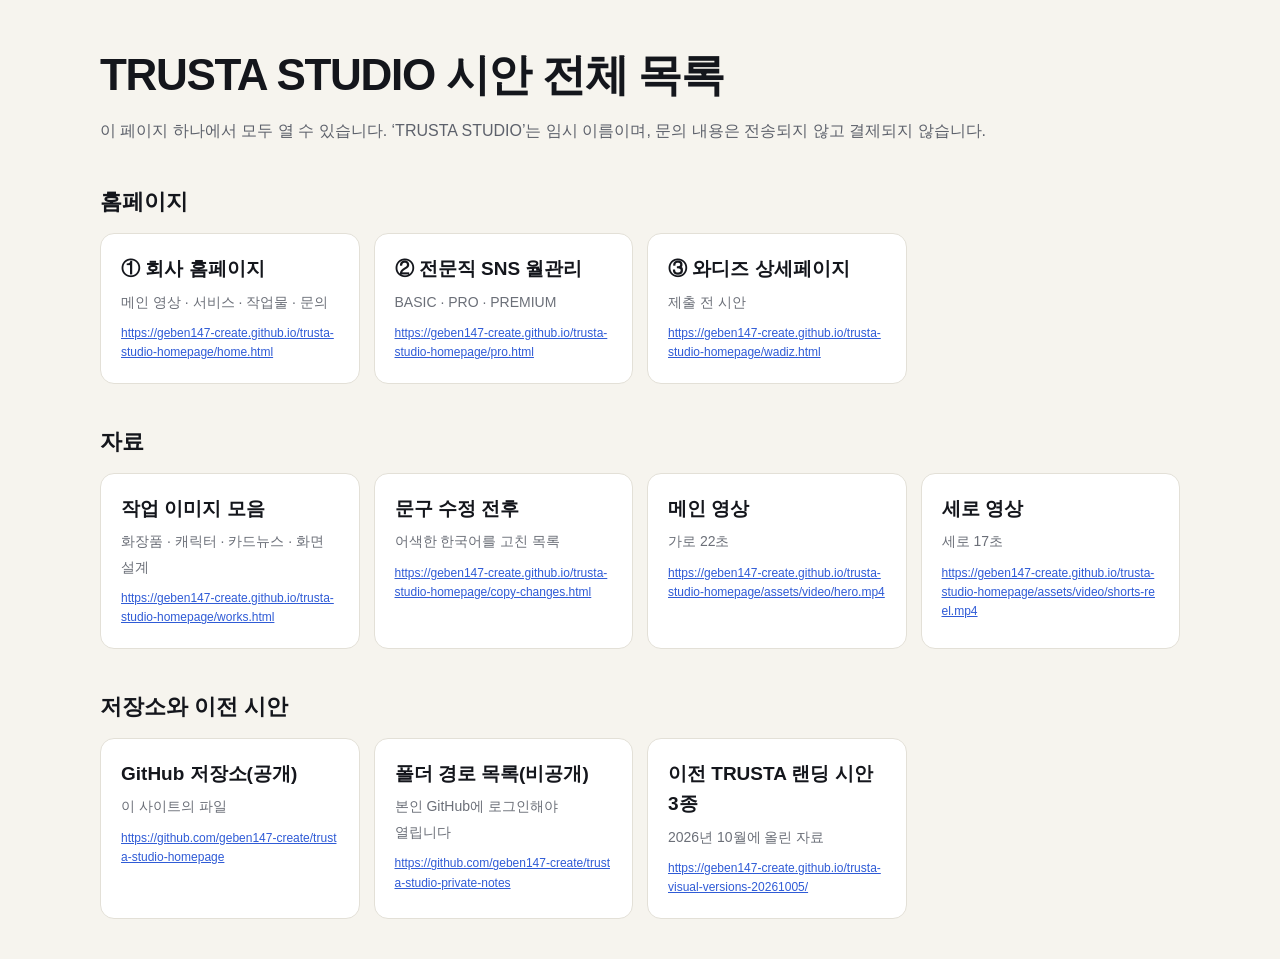
<file: index.html>
<!doctype html><html lang="ko"><head><meta charset="utf-8"><meta name="viewport" content="width=device-width,initial-scale=1"><meta name="robots" content="noindex,nofollow"><title>TRUSTA STUDIO 전체 목록</title><style>
*{box-sizing:border-box;margin:0;padding:0}body{font-family:Pretendard,"Noto Sans KR",sans-serif;background:#f6f4ee;color:#14161c;line-height:1.6;word-break:keep-all;padding:40px 16px}main{max-width:1080px;margin:0 auto}h1{font-size:clamp(28px,5vw,44px);letter-spacing:-.03em;margin-bottom:8px}h2{margin:40px 0 14px;font-size:22px}p{color:#5d616b}a{color:#2f5bd6}
.g{display:grid;grid-template-columns:repeat(auto-fill,minmax(250px,1fr));gap:14px}.c{background:#fff;border:1px solid #e3e0d7;border-radius:14px;padding:20px;text-decoration:none;color:inherit;display:block}.c b{display:block;font-size:19px;margin-bottom:4px}.c span{color:#6b6f78;font-size:14px}.c u{display:block;font-size:12px;color:#2f5bd6;margin-top:10px;word-break:break-all}.c img{width:100%;aspect-ratio:1;object-fit:contain;background:#eee;border-radius:8px}
table{width:100%;border-collapse:collapse;background:#fff;font-size:14px}td,th{border:1px solid #e3e0d7;padding:10px;vertical-align:top;text-align:left}</style></head><body><main><h1>TRUSTA STUDIO 시안 전체 목록</h1><p>이 페이지 하나에서 모두 열 수 있습니다. ‘TRUSTA STUDIO’는 임시 이름이며, 문의 내용은 전송되지 않고 결제되지 않습니다.</p><h2>홈페이지</h2><div class="g"><a class="c" href="home.html"><b>① 회사 홈페이지</b><span>메인 영상 · 서비스 · 작업물 · 문의</span><u>https://geben147-create.github.io/trusta-studio-homepage/home.html</u></a><a class="c" href="pro.html"><b>② 전문직 SNS 월관리</b><span>BASIC · PRO · PREMIUM</span><u>https://geben147-create.github.io/trusta-studio-homepage/pro.html</u></a><a class="c" href="wadiz.html"><b>③ 와디즈 상세페이지</b><span>제출 전 시안</span><u>https://geben147-create.github.io/trusta-studio-homepage/wadiz.html</u></a></div><h2>자료</h2><div class="g"><a class="c" href="works.html"><b>작업 이미지 모음</b><span>화장품 · 캐릭터 · 카드뉴스 · 화면 설계</span><u>https://geben147-create.github.io/trusta-studio-homepage/works.html</u></a><a class="c" href="copy-changes.html"><b>문구 수정 전후</b><span>어색한 한국어를 고친 목록</span><u>https://geben147-create.github.io/trusta-studio-homepage/copy-changes.html</u></a><a class="c" href="assets/video/hero.mp4"><b>메인 영상</b><span>가로 22초</span><u>https://geben147-create.github.io/trusta-studio-homepage/assets/video/hero.mp4</u></a><a class="c" href="assets/video/shorts-reel.mp4"><b>세로 영상</b><span>세로 17초</span><u>https://geben147-create.github.io/trusta-studio-homepage/assets/video/shorts-reel.mp4</u></a></div><h2>저장소와 이전 시안</h2><div class="g"><a class="c" href="https://github.com/geben147-create/trusta-studio-homepage"><b>GitHub 저장소(공개)</b><span>이 사이트의 파일</span><u>https://github.com/geben147-create/trusta-studio-homepage</u></a><a class="c" href="https://github.com/geben147-create/trusta-studio-private-notes"><b>폴더 경로 목록(비공개)</b><span>본인 GitHub에 로그인해야 열립니다</span><u>https://github.com/geben147-create/trusta-studio-private-notes</u></a><a class="c" href="https://geben147-create.github.io/trusta-visual-versions-20261005/"><b>이전 TRUSTA 랜딩 시안 3종</b><span>2026년 10월에 올린 자료</span><u>https://geben147-create.github.io/trusta-visual-versions-20261005/</u></a></div></main></body></html>
</file>
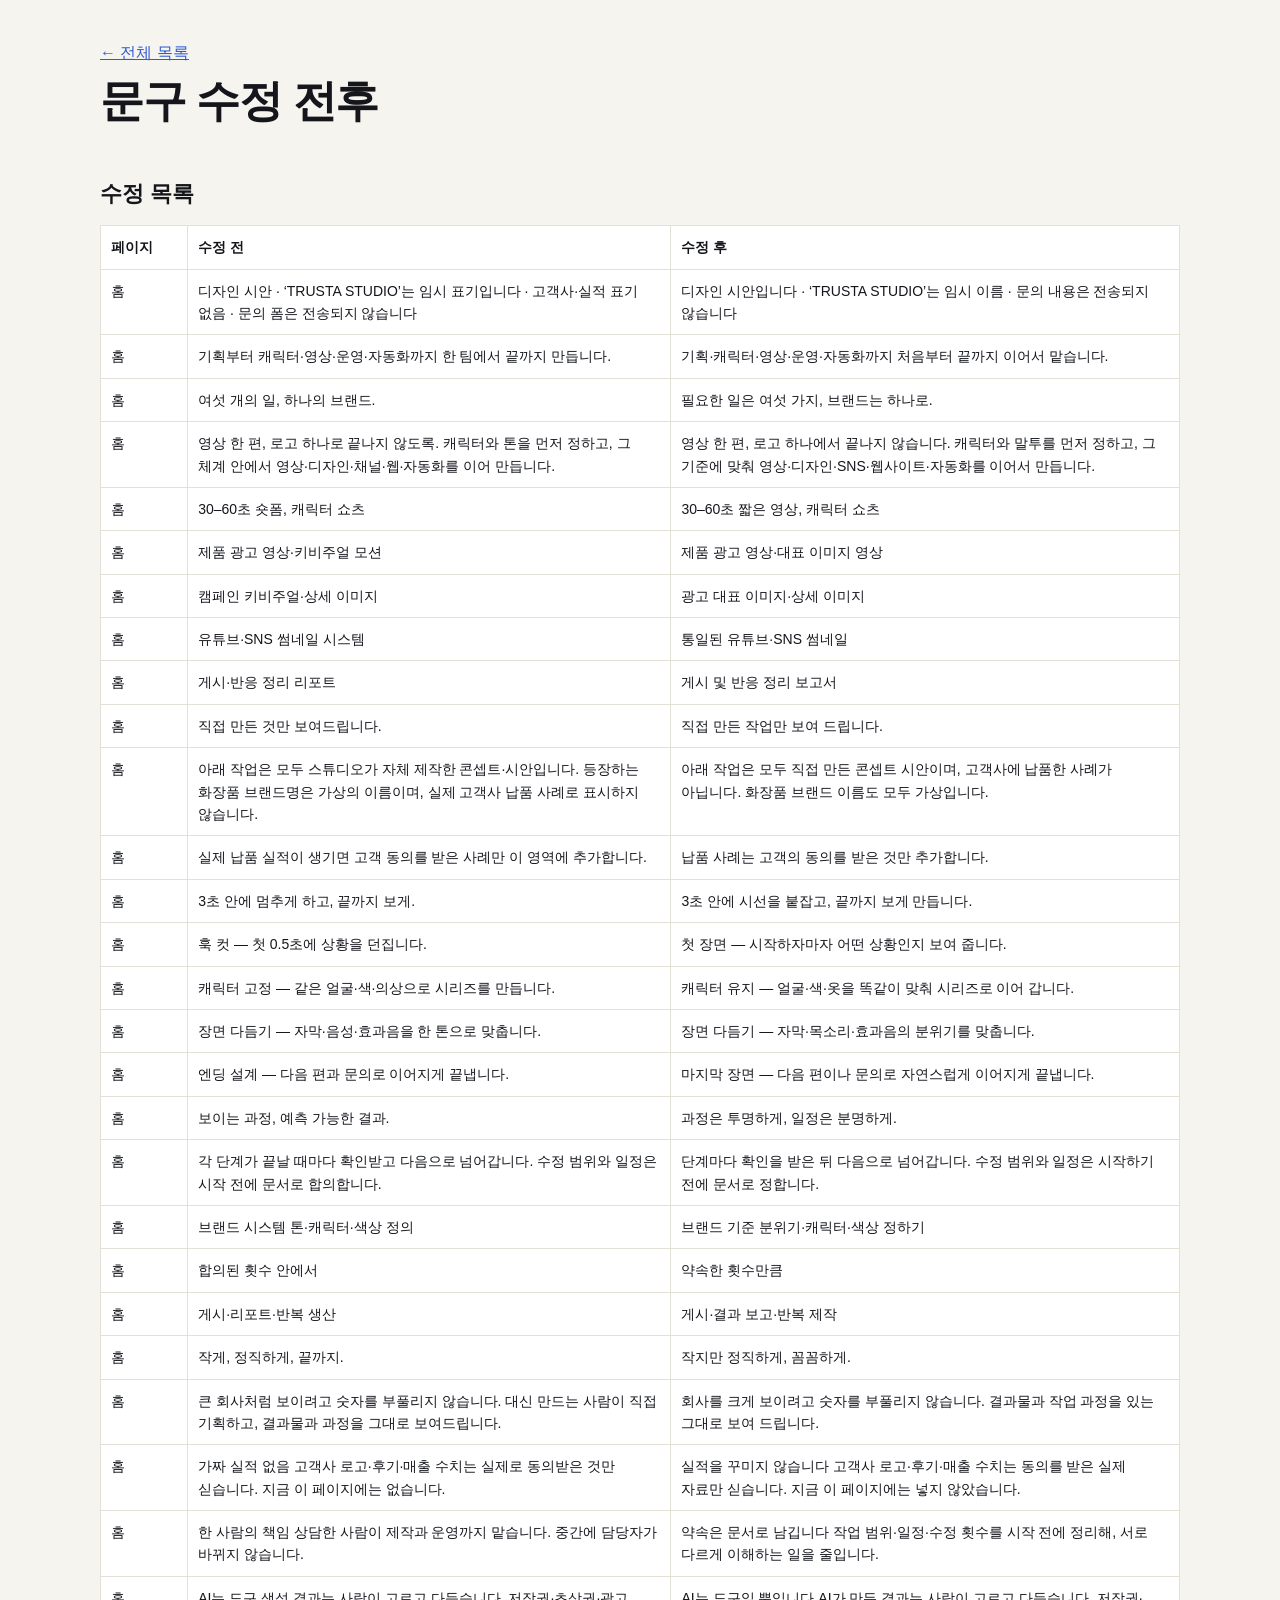
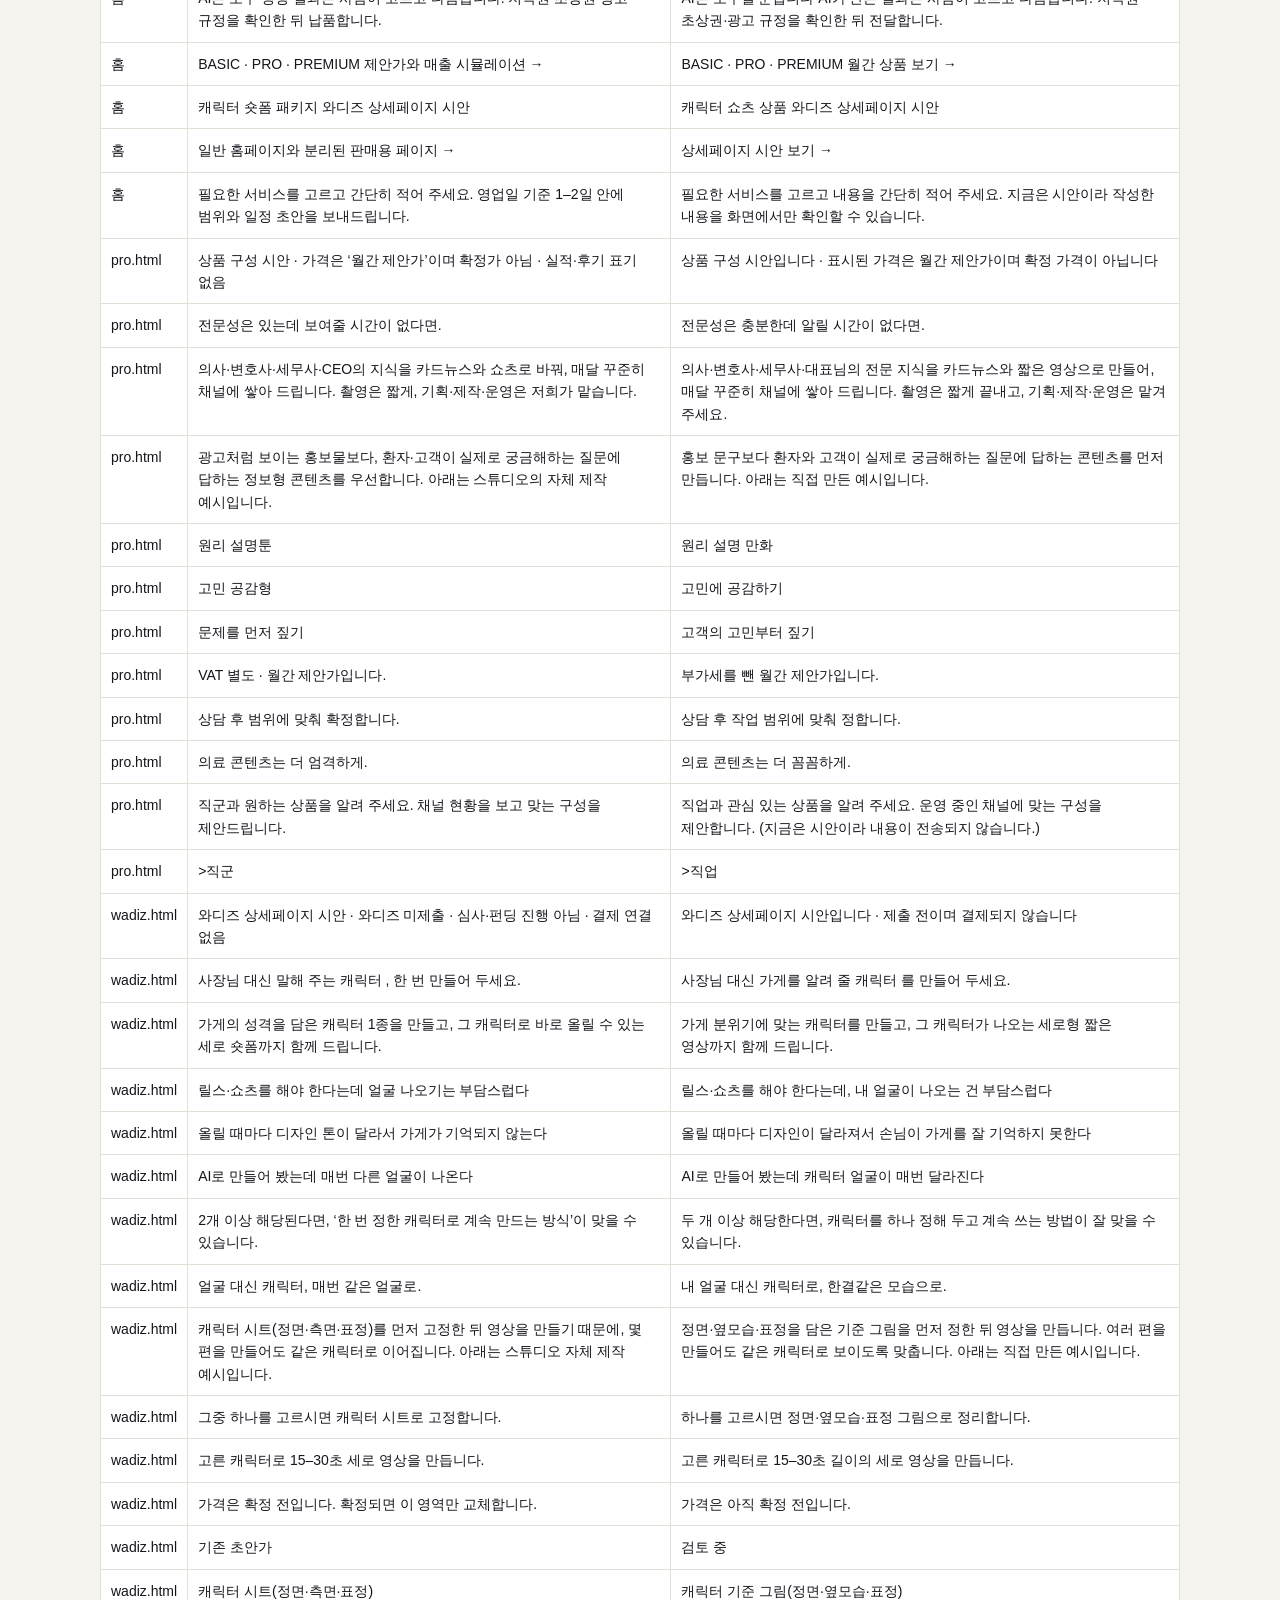
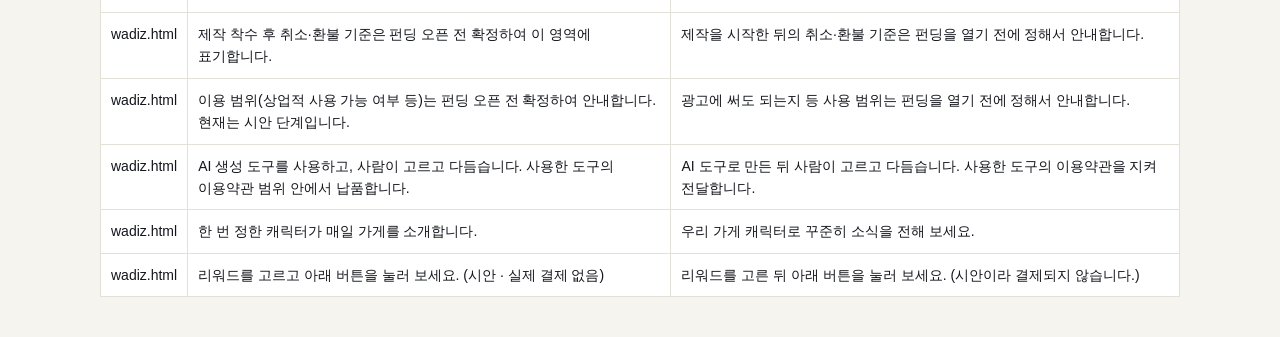
<file: copy-changes.html>
<!doctype html><html lang="ko"><head><meta charset="utf-8"><meta name="viewport" content="width=device-width,initial-scale=1"><meta name="robots" content="noindex,nofollow"><title>문구 수정 전후</title><style>
*{box-sizing:border-box;margin:0;padding:0}body{font-family:Pretendard,"Noto Sans KR",sans-serif;background:#f6f4ee;color:#14161c;line-height:1.6;word-break:keep-all;padding:40px 16px}main{max-width:1080px;margin:0 auto}h1{font-size:clamp(28px,5vw,44px);letter-spacing:-.03em;margin-bottom:8px}h2{margin:40px 0 14px;font-size:22px}p{color:#5d616b}a{color:#2f5bd6}
.g{display:grid;grid-template-columns:repeat(auto-fill,minmax(250px,1fr));gap:14px}.c{background:#fff;border:1px solid #e3e0d7;border-radius:14px;padding:20px;text-decoration:none;color:inherit;display:block}.c b{display:block;font-size:19px;margin-bottom:4px}.c span{color:#6b6f78;font-size:14px}.c u{display:block;font-size:12px;color:#2f5bd6;margin-top:10px;word-break:break-all}.c img{width:100%;aspect-ratio:1;object-fit:contain;background:#eee;border-radius:8px}
table{width:100%;border-collapse:collapse;background:#fff;font-size:14px}td,th{border:1px solid #e3e0d7;padding:10px;vertical-align:top;text-align:left}</style></head><body><main><p><a href="index.html">← 전체 목록</a></p><h1>문구 수정 전후</h1><h2>수정 목록</h2><div style="overflow-x:auto"><table><tr><th>페이지</th><th>수정 전</th><th>수정 후</th></tr><tr><td>홈</td><td>디자인 시안 · ‘TRUSTA STUDIO’는 임시 표기입니다 · 고객사·실적 표기 없음 · 문의 폼은 전송되지 않습니다</td><td>디자인 시안입니다 · ‘TRUSTA STUDIO’는 임시 이름 · 문의 내용은 전송되지 않습니다</td></tr><tr><td>홈</td><td>기획부터 캐릭터·영상·운영·자동화까지 한 팀에서 끝까지 만듭니다.</td><td>기획·캐릭터·영상·운영·자동화까지 처음부터 끝까지 이어서 맡습니다.</td></tr><tr><td>홈</td><td>여섯 개의 일, 하나의 브랜드.</td><td>필요한 일은 여섯 가지, 브랜드는 하나로.</td></tr><tr><td>홈</td><td>영상 한 편, 로고 하나로 끝나지 않도록. 캐릭터와 톤을 먼저 정하고, 그 체계 안에서 영상·디자인·채널·웹·자동화를 이어 만듭니다.</td><td>영상 한 편, 로고 하나에서 끝나지 않습니다. 캐릭터와 말투를 먼저 정하고, 그 기준에 맞춰 영상·디자인·SNS·웹사이트·자동화를 이어서 만듭니다.</td></tr><tr><td>홈</td><td>30–60초 숏폼, 캐릭터 쇼츠</td><td>30–60초 짧은 영상, 캐릭터 쇼츠</td></tr><tr><td>홈</td><td>제품 광고 영상·키비주얼 모션</td><td>제품 광고 영상·대표 이미지 영상</td></tr><tr><td>홈</td><td>캠페인 키비주얼·상세 이미지</td><td>광고 대표 이미지·상세 이미지</td></tr><tr><td>홈</td><td>유튜브·SNS 썸네일 시스템</td><td>통일된 유튜브·SNS 썸네일</td></tr><tr><td>홈</td><td>게시·반응 정리 리포트</td><td>게시 및 반응 정리 보고서</td></tr><tr><td>홈</td><td>직접 만든 것만 보여드립니다.</td><td>직접 만든 작업만 보여 드립니다.</td></tr><tr><td>홈</td><td>아래 작업은 모두 스튜디오가 자체 제작한 콘셉트·시안입니다. 등장하는 화장품 브랜드명은 가상의 이름이며, 실제 고객사 납품 사례로 표시하지 않습니다.</td><td>아래 작업은 모두 직접 만든 콘셉트 시안이며, 고객사에 납품한 사례가 아닙니다. 화장품 브랜드 이름도 모두 가상입니다.</td></tr><tr><td>홈</td><td>실제 납품 실적이 생기면 고객 동의를 받은 사례만 이 영역에 추가합니다.</td><td>납품 사례는 고객의 동의를 받은 것만 추가합니다.</td></tr><tr><td>홈</td><td>3초 안에 멈추게 하고,  끝까지 보게. </td><td>3초 안에 시선을 붙잡고,  끝까지 보게 만듭니다. </td></tr><tr><td>홈</td><td> 훅 컷  — 첫 0.5초에 상황을 던집니다.</td><td> 첫 장면  — 시작하자마자 어떤 상황인지 보여 줍니다.</td></tr><tr><td>홈</td><td> 캐릭터 고정  — 같은 얼굴·색·의상으로 시리즈를 만듭니다.</td><td> 캐릭터 유지  — 얼굴·색·옷을 똑같이 맞춰 시리즈로 이어 갑니다.</td></tr><tr><td>홈</td><td> 장면 다듬기  — 자막·음성·효과음을 한 톤으로 맞춥니다.</td><td> 장면 다듬기  — 자막·목소리·효과음의 분위기를 맞춥니다.</td></tr><tr><td>홈</td><td> 엔딩 설계  — 다음 편과 문의로 이어지게 끝냅니다.</td><td> 마지막 장면  — 다음 편이나 문의로 자연스럽게 이어지게 끝냅니다.</td></tr><tr><td>홈</td><td>보이는 과정, 예측 가능한 결과.</td><td>과정은 투명하게, 일정은 분명하게.</td></tr><tr><td>홈</td><td>각 단계가 끝날 때마다 확인받고 다음으로 넘어갑니다. 수정 범위와 일정은 시작 전에 문서로 합의합니다.</td><td>단계마다 확인을 받은 뒤 다음으로 넘어갑니다. 수정 범위와 일정은 시작하기 전에 문서로 정합니다.</td></tr><tr><td>홈</td><td>브랜드 시스템  톤·캐릭터·색상 정의</td><td>브랜드 기준  분위기·캐릭터·색상 정하기</td></tr><tr><td>홈</td><td>합의된 횟수 안에서</td><td>약속한 횟수만큼</td></tr><tr><td>홈</td><td>게시·리포트·반복 생산</td><td>게시·결과 보고·반복 제작</td></tr><tr><td>홈</td><td>작게, 정직하게, 끝까지.</td><td>작지만 정직하게, 꼼꼼하게.</td></tr><tr><td>홈</td><td>큰 회사처럼 보이려고 숫자를 부풀리지 않습니다. 대신 만드는 사람이 직접 기획하고, 결과물과 과정을 그대로 보여드립니다.</td><td>회사를 크게 보이려고 숫자를 부풀리지 않습니다. 결과물과 작업 과정을 있는 그대로 보여 드립니다.</td></tr><tr><td>홈</td><td> 가짜 실적 없음  고객사 로고·후기·매출 수치는 실제로 동의받은 것만 싣습니다. 지금 이 페이지에는 없습니다.</td><td> 실적을 꾸미지 않습니다  고객사 로고·후기·매출 수치는 동의를 받은 실제 자료만 싣습니다. 지금 이 페이지에는 넣지 않았습니다.</td></tr><tr><td>홈</td><td> 한 사람의 책임  상담한 사람이 제작과 운영까지 맡습니다. 중간에 담당자가 바뀌지 않습니다.</td><td> 약속은 문서로 남깁니다  작업 범위·일정·수정 횟수를 시작 전에 정리해, 서로 다르게 이해하는 일을 줄입니다.</td></tr><tr><td>홈</td><td> AI는 도구  생성 결과는 사람이 고르고 다듬습니다. 저작권·초상권·광고 규정을 확인한 뒤 납품합니다.</td><td> AI는 도구일 뿐입니다  AI가 만든 결과는 사람이 고르고 다듬습니다. 저작권·초상권·광고 규정을 확인한 뒤 전달합니다.</td></tr><tr><td>홈</td><td>BASIC · PRO · PREMIUM 제안가와 매출 시뮬레이션 →</td><td>BASIC · PRO · PREMIUM 월간 상품 보기 →</td></tr><tr><td>홈</td><td>캐릭터 숏폼 패키지 와디즈 상세페이지 시안</td><td>캐릭터 쇼츠 상품 와디즈 상세페이지 시안</td></tr><tr><td>홈</td><td>일반 홈페이지와 분리된 판매용 페이지 →</td><td>상세페이지 시안 보기 →</td></tr><tr><td>홈</td><td>필요한 서비스를 고르고 간단히 적어 주세요. 영업일 기준 1–2일 안에 범위와 일정 초안을 보내드립니다.</td><td>필요한 서비스를 고르고 내용을 간단히 적어 주세요. 지금은 시안이라 작성한 내용을 화면에서만 확인할 수 있습니다.</td></tr><tr><td>pro.html</td><td>상품 구성 시안 · 가격은 ‘월간 제안가’이며 확정가 아님 · 실적·후기 표기 없음</td><td>상품 구성 시안입니다 · 표시된 가격은 월간 제안가이며 확정 가격이 아닙니다</td></tr><tr><td>pro.html</td><td>전문성은 있는데  보여줄 시간이 없다면. </td><td>전문성은 충분한데  알릴 시간이 없다면. </td></tr><tr><td>pro.html</td><td>의사·변호사·세무사·CEO의 지식을 카드뉴스와 쇼츠로 바꿔, 매달 꾸준히 채널에 쌓아 드립니다. 촬영은 짧게, 기획·제작·운영은 저희가 맡습니다.</td><td>의사·변호사·세무사·대표님의 전문 지식을 카드뉴스와 짧은 영상으로 만들어, 매달 꾸준히 채널에 쌓아 드립니다. 촬영은 짧게 끝내고, 기획·제작·운영은 맡겨 주세요.</td></tr><tr><td>pro.html</td><td>광고처럼 보이는 홍보물보다, 환자·고객이 실제로 궁금해하는 질문에 답하는 정보형 콘텐츠를 우선합니다. 아래는 스튜디오의 자체 제작 예시입니다.</td><td>홍보 문구보다 환자와 고객이 실제로 궁금해하는 질문에 답하는 콘텐츠를 먼저 만듭니다. 아래는 직접 만든 예시입니다.</td></tr><tr><td>pro.html</td><td> 원리 설명툰 </td><td> 원리 설명 만화 </td></tr><tr><td>pro.html</td><td> 고민 공감형 </td><td> 고민에 공감하기 </td></tr><tr><td>pro.html</td><td>문제를 먼저 짚기</td><td>고객의 고민부터 짚기</td></tr><tr><td>pro.html</td><td>VAT 별도 · 월간 제안가입니다.</td><td>부가세를 뺀 월간 제안가입니다.</td></tr><tr><td>pro.html</td><td>상담 후 범위에 맞춰 확정합니다.</td><td>상담 후 작업 범위에 맞춰 정합니다.</td></tr><tr><td>pro.html</td><td>의료 콘텐츠는 더 엄격하게.</td><td>의료 콘텐츠는 더 꼼꼼하게.</td></tr><tr><td>pro.html</td><td>직군과 원하는 상품을 알려 주세요. 채널 현황을 보고 맞는 구성을 제안드립니다.</td><td>직업과 관심 있는 상품을 알려 주세요. 운영 중인 채널에 맞는 구성을 제안합니다. (지금은 시안이라 내용이 전송되지 않습니다.)</td></tr><tr><td>pro.html</td><td>&gt;직군  </td><td>&gt;직업  </td></tr><tr><td>wadiz.html</td><td>와디즈 상세페이지 시안 · 와디즈 미제출 · 심사·펀딩 진행 아님 · 결제 연결 없음</td><td>와디즈 상세페이지 시안입니다 · 제출 전이며 결제되지 않습니다</td></tr><tr><td>wadiz.html</td><td>사장님 대신  말해 주는 캐릭터 , 한 번 만들어 두세요.</td><td>사장님 대신  가게를 알려 줄 캐릭터 를 만들어 두세요.</td></tr><tr><td>wadiz.html</td><td>가게의 성격을 담은 캐릭터 1종을 만들고, 그 캐릭터로 바로 올릴 수 있는 세로 숏폼까지 함께 드립니다.</td><td>가게 분위기에 맞는 캐릭터를 만들고, 그 캐릭터가 나오는 세로형 짧은 영상까지 함께 드립니다.</td></tr><tr><td>wadiz.html</td><td>릴스·쇼츠를 해야 한다는데 얼굴 나오기는 부담스럽다</td><td>릴스·쇼츠를 해야 한다는데, 내 얼굴이 나오는 건 부담스럽다</td></tr><tr><td>wadiz.html</td><td>올릴 때마다 디자인 톤이 달라서 가게가 기억되지 않는다</td><td>올릴 때마다 디자인이 달라져서 손님이 가게를 잘 기억하지 못한다</td></tr><tr><td>wadiz.html</td><td>AI로 만들어 봤는데 매번 다른 얼굴이 나온다</td><td>AI로 만들어 봤는데 캐릭터 얼굴이 매번 달라진다</td></tr><tr><td>wadiz.html</td><td>2개 이상 해당된다면, ‘한 번 정한 캐릭터로 계속 만드는 방식’이 맞을 수 있습니다.</td><td>두 개 이상 해당한다면, 캐릭터를 하나 정해 두고 계속 쓰는 방법이 잘 맞을 수 있습니다.</td></tr><tr><td>wadiz.html</td><td>얼굴 대신 캐릭터, 매번 같은 얼굴로.</td><td>내 얼굴 대신 캐릭터로, 한결같은 모습으로.</td></tr><tr><td>wadiz.html</td><td>캐릭터 시트(정면·측면·표정)를 먼저 고정한 뒤 영상을 만들기 때문에, 몇 편을 만들어도 같은 캐릭터로 이어집니다. 아래는 스튜디오 자체 제작 예시입니다.</td><td>정면·옆모습·표정을 담은 기준 그림을 먼저 정한 뒤 영상을 만듭니다. 여러 편을 만들어도 같은 캐릭터로 보이도록 맞춥니다. 아래는 직접 만든 예시입니다.</td></tr><tr><td>wadiz.html</td><td>그중 하나를 고르시면 캐릭터 시트로 고정합니다.</td><td>하나를 고르시면 정면·옆모습·표정 그림으로 정리합니다.</td></tr><tr><td>wadiz.html</td><td>고른 캐릭터로 15–30초 세로 영상을 만듭니다.</td><td>고른 캐릭터로 15–30초 길이의 세로 영상을 만듭니다.</td></tr><tr><td>wadiz.html</td><td>가격은 확정 전입니다. 확정되면 이 영역만 교체합니다.</td><td>가격은 아직 확정 전입니다.</td></tr><tr><td>wadiz.html</td><td>기존 초안가</td><td>검토 중</td></tr><tr><td>wadiz.html</td><td>캐릭터 시트(정면·측면·표정) </td><td>캐릭터 기준 그림(정면·옆모습·표정) </td></tr><tr><td>wadiz.html</td><td>제작 착수 후 취소·환불 기준은 펀딩 오픈 전 확정하여 이 영역에 표기합니다.</td><td>제작을 시작한 뒤의 취소·환불 기준은 펀딩을 열기 전에 정해서 안내합니다.</td></tr><tr><td>wadiz.html</td><td>이용 범위(상업적 사용 가능 여부 등)는 펀딩 오픈 전 확정하여 안내합니다. 현재는 시안 단계입니다.</td><td>광고에 써도 되는지 등 사용 범위는 펀딩을 열기 전에 정해서 안내합니다.</td></tr><tr><td>wadiz.html</td><td>AI 생성 도구를 사용하고, 사람이 고르고 다듬습니다. 사용한 도구의 이용약관 범위 안에서 납품합니다.</td><td>AI 도구로 만든 뒤 사람이 고르고 다듬습니다. 사용한 도구의 이용약관을 지켜 전달합니다.</td></tr><tr><td>wadiz.html</td><td>한 번 정한 캐릭터가 매일 가게를 소개합니다.</td><td>우리 가게 캐릭터로 꾸준히 소식을 전해 보세요.</td></tr><tr><td>wadiz.html</td><td>리워드를 고르고 아래 버튼을 눌러 보세요. (시안 · 실제 결제 없음)</td><td>리워드를 고른 뒤 아래 버튼을 눌러 보세요. (시안이라 결제되지 않습니다.)</td></tr></table></div></main></body></html>
</file>
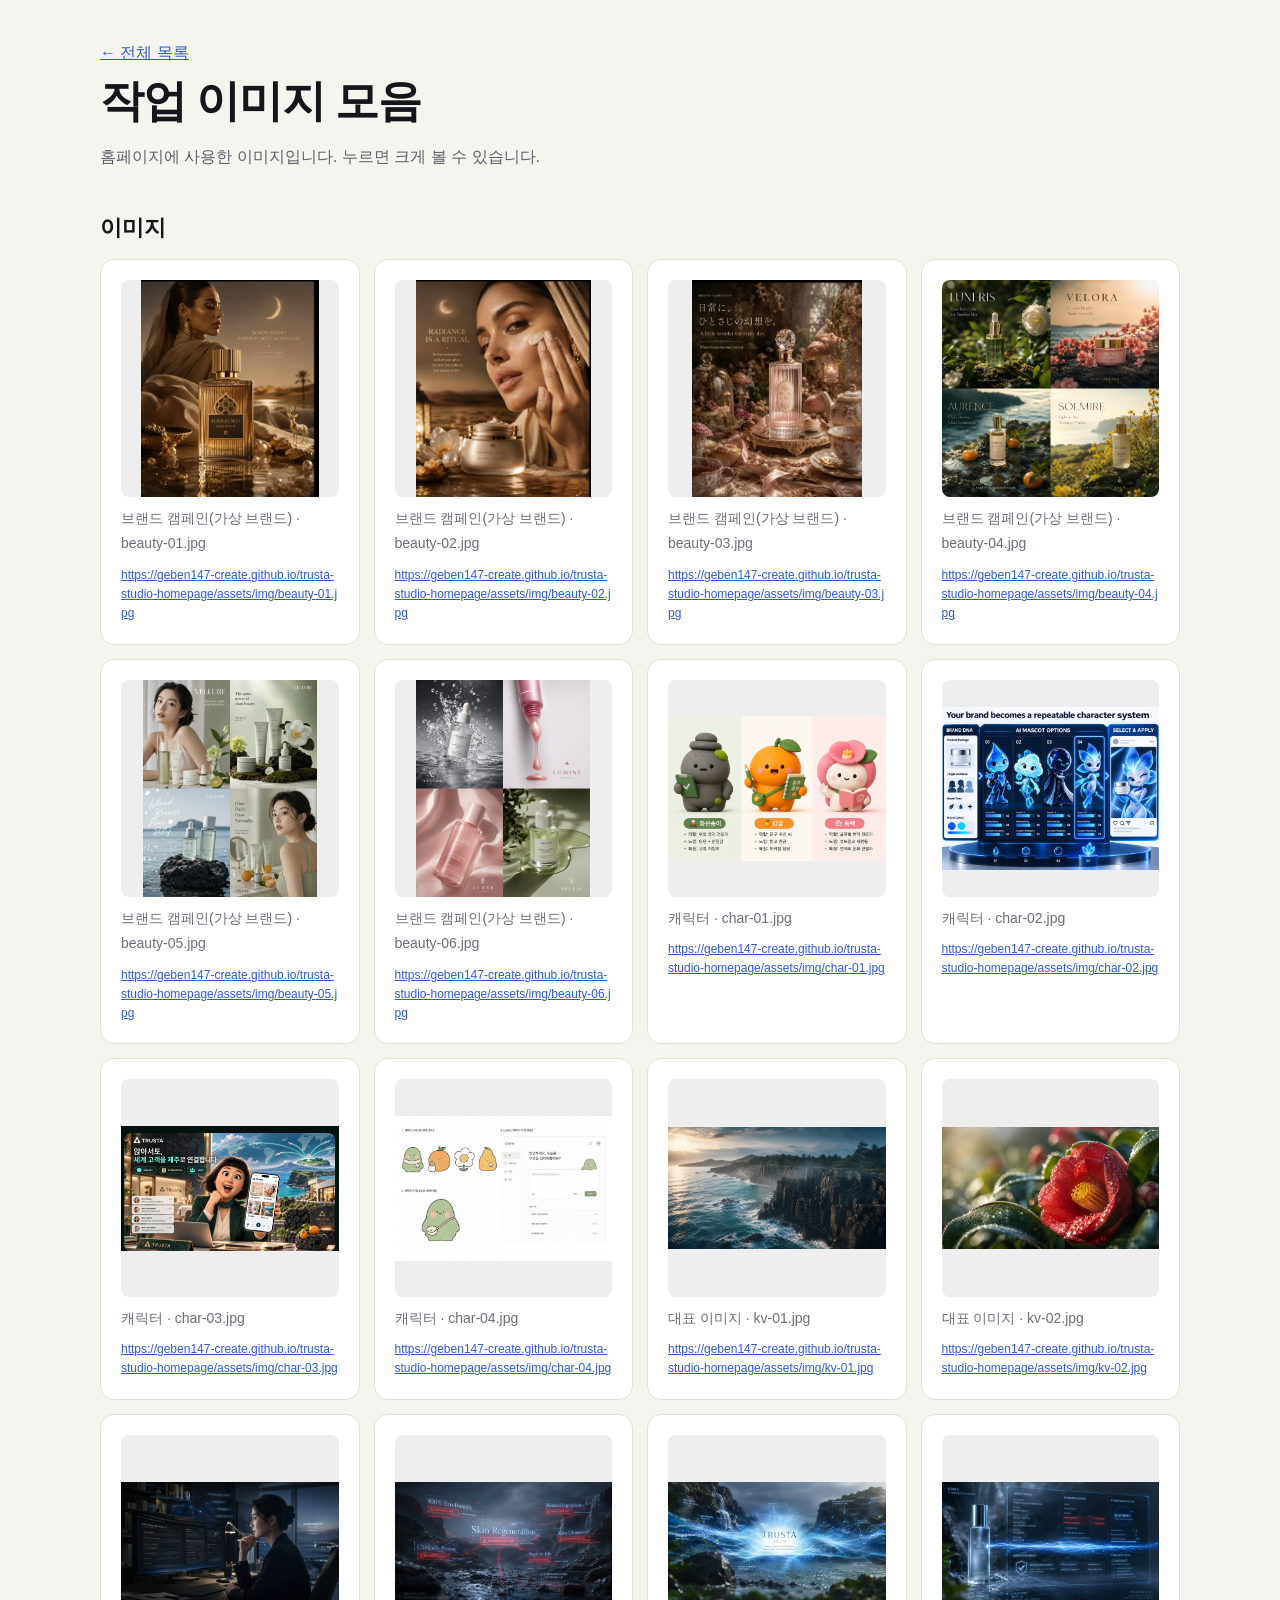
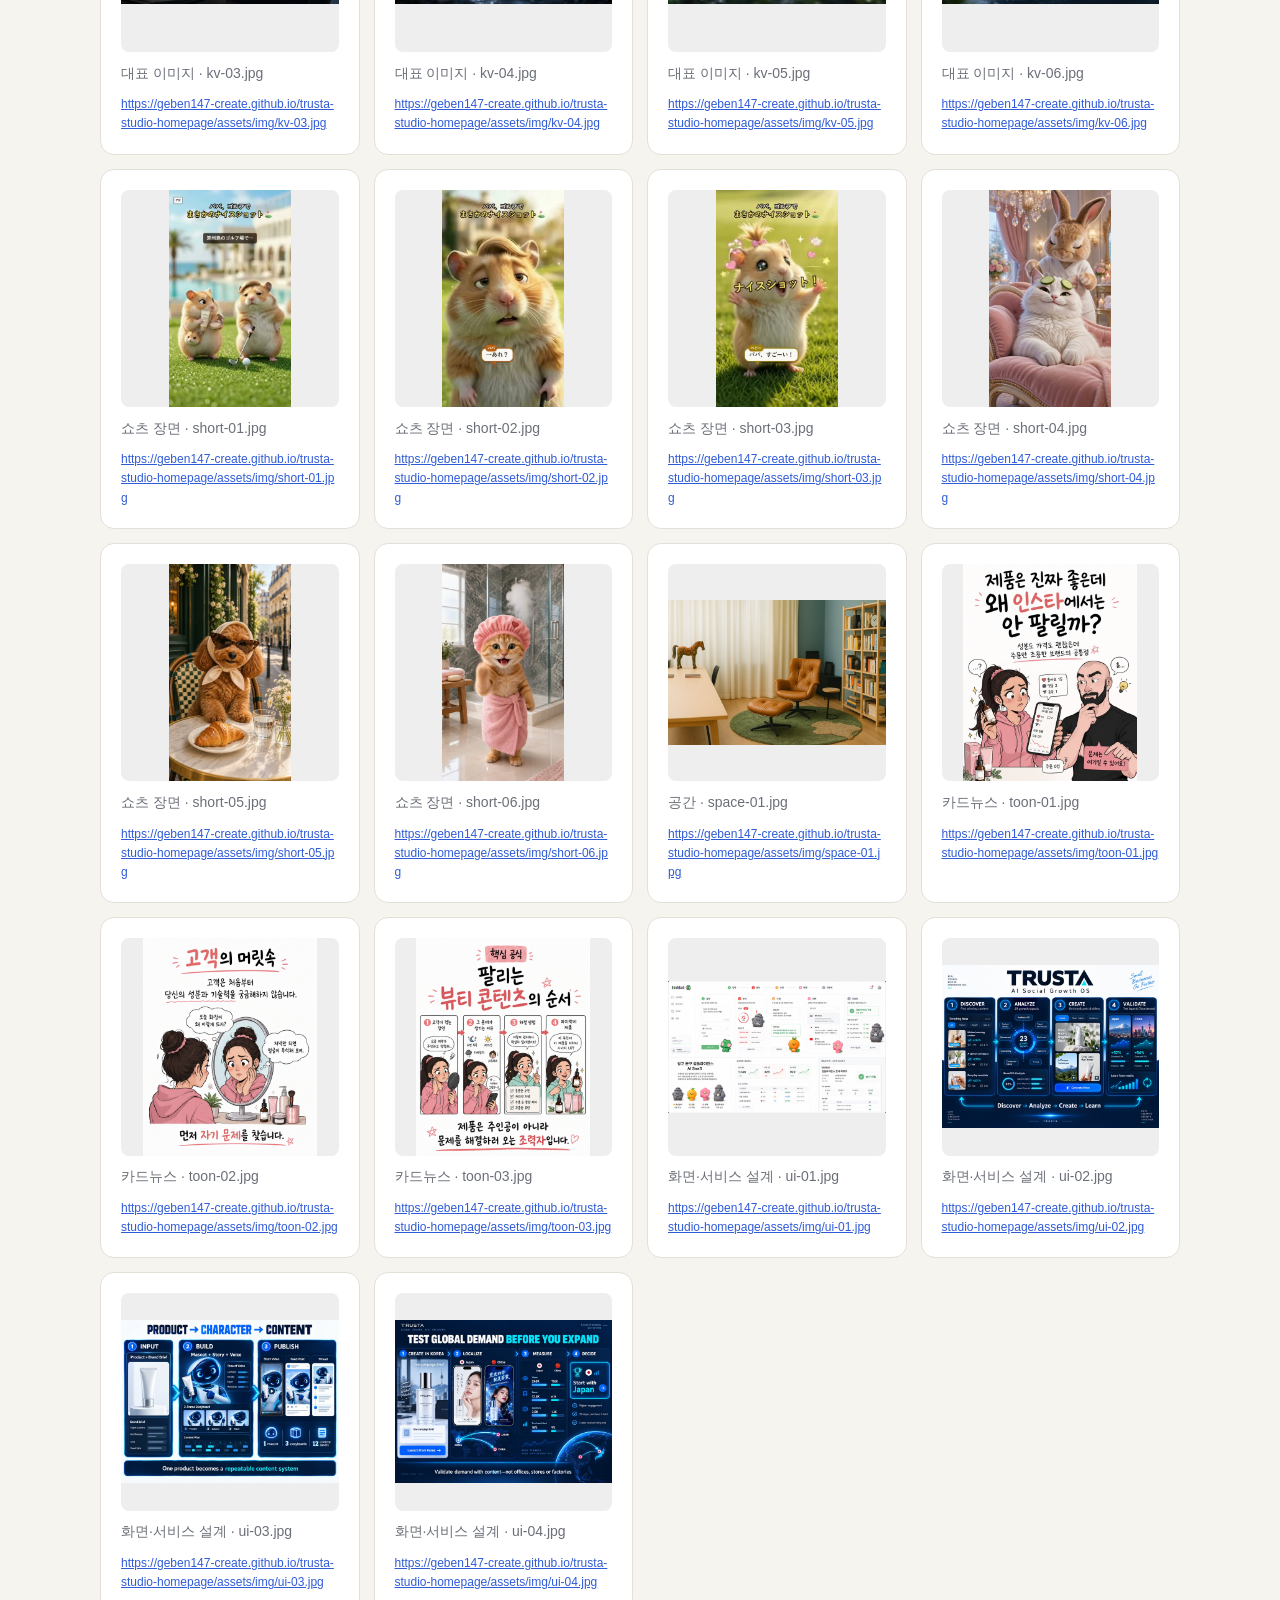
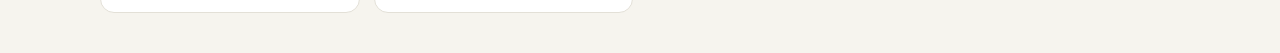
<file: works.html>
<!doctype html><html lang="ko"><head><meta charset="utf-8"><meta name="viewport" content="width=device-width,initial-scale=1"><meta name="robots" content="noindex,nofollow"><title>작업 이미지 모음</title><style>
*{box-sizing:border-box;margin:0;padding:0}body{font-family:Pretendard,"Noto Sans KR",sans-serif;background:#f6f4ee;color:#14161c;line-height:1.6;word-break:keep-all;padding:40px 16px}main{max-width:1080px;margin:0 auto}h1{font-size:clamp(28px,5vw,44px);letter-spacing:-.03em;margin-bottom:8px}h2{margin:40px 0 14px;font-size:22px}p{color:#5d616b}a{color:#2f5bd6}
.g{display:grid;grid-template-columns:repeat(auto-fill,minmax(250px,1fr));gap:14px}.c{background:#fff;border:1px solid #e3e0d7;border-radius:14px;padding:20px;text-decoration:none;color:inherit;display:block}.c b{display:block;font-size:19px;margin-bottom:4px}.c span{color:#6b6f78;font-size:14px}.c u{display:block;font-size:12px;color:#2f5bd6;margin-top:10px;word-break:break-all}.c img{width:100%;aspect-ratio:1;object-fit:contain;background:#eee;border-radius:8px}
table{width:100%;border-collapse:collapse;background:#fff;font-size:14px}td,th{border:1px solid #e3e0d7;padding:10px;vertical-align:top;text-align:left}</style></head><body><main><p><a href="index.html">← 전체 목록</a></p><h1>작업 이미지 모음</h1><p>홈페이지에 사용한 이미지입니다. 누르면 크게 볼 수 있습니다.</p><h2>이미지</h2><div class="g"><a class="c" href="assets/img/beauty-01.jpg"><img loading="lazy" src="assets/img/beauty-01.jpg" alt="브랜드 캠페인(가상 브랜드)"><span>브랜드 캠페인(가상 브랜드) · beauty-01.jpg</span><u>https://geben147-create.github.io/trusta-studio-homepage/assets/img/beauty-01.jpg</u></a><a class="c" href="assets/img/beauty-02.jpg"><img loading="lazy" src="assets/img/beauty-02.jpg" alt="브랜드 캠페인(가상 브랜드)"><span>브랜드 캠페인(가상 브랜드) · beauty-02.jpg</span><u>https://geben147-create.github.io/trusta-studio-homepage/assets/img/beauty-02.jpg</u></a><a class="c" href="assets/img/beauty-03.jpg"><img loading="lazy" src="assets/img/beauty-03.jpg" alt="브랜드 캠페인(가상 브랜드)"><span>브랜드 캠페인(가상 브랜드) · beauty-03.jpg</span><u>https://geben147-create.github.io/trusta-studio-homepage/assets/img/beauty-03.jpg</u></a><a class="c" href="assets/img/beauty-04.jpg"><img loading="lazy" src="assets/img/beauty-04.jpg" alt="브랜드 캠페인(가상 브랜드)"><span>브랜드 캠페인(가상 브랜드) · beauty-04.jpg</span><u>https://geben147-create.github.io/trusta-studio-homepage/assets/img/beauty-04.jpg</u></a><a class="c" href="assets/img/beauty-05.jpg"><img loading="lazy" src="assets/img/beauty-05.jpg" alt="브랜드 캠페인(가상 브랜드)"><span>브랜드 캠페인(가상 브랜드) · beauty-05.jpg</span><u>https://geben147-create.github.io/trusta-studio-homepage/assets/img/beauty-05.jpg</u></a><a class="c" href="assets/img/beauty-06.jpg"><img loading="lazy" src="assets/img/beauty-06.jpg" alt="브랜드 캠페인(가상 브랜드)"><span>브랜드 캠페인(가상 브랜드) · beauty-06.jpg</span><u>https://geben147-create.github.io/trusta-studio-homepage/assets/img/beauty-06.jpg</u></a><a class="c" href="assets/img/char-01.jpg"><img loading="lazy" src="assets/img/char-01.jpg" alt="캐릭터"><span>캐릭터 · char-01.jpg</span><u>https://geben147-create.github.io/trusta-studio-homepage/assets/img/char-01.jpg</u></a><a class="c" href="assets/img/char-02.jpg"><img loading="lazy" src="assets/img/char-02.jpg" alt="캐릭터"><span>캐릭터 · char-02.jpg</span><u>https://geben147-create.github.io/trusta-studio-homepage/assets/img/char-02.jpg</u></a><a class="c" href="assets/img/char-03.jpg"><img loading="lazy" src="assets/img/char-03.jpg" alt="캐릭터"><span>캐릭터 · char-03.jpg</span><u>https://geben147-create.github.io/trusta-studio-homepage/assets/img/char-03.jpg</u></a><a class="c" href="assets/img/char-04.jpg"><img loading="lazy" src="assets/img/char-04.jpg" alt="캐릭터"><span>캐릭터 · char-04.jpg</span><u>https://geben147-create.github.io/trusta-studio-homepage/assets/img/char-04.jpg</u></a><a class="c" href="assets/img/kv-01.jpg"><img loading="lazy" src="assets/img/kv-01.jpg" alt="대표 이미지"><span>대표 이미지 · kv-01.jpg</span><u>https://geben147-create.github.io/trusta-studio-homepage/assets/img/kv-01.jpg</u></a><a class="c" href="assets/img/kv-02.jpg"><img loading="lazy" src="assets/img/kv-02.jpg" alt="대표 이미지"><span>대표 이미지 · kv-02.jpg</span><u>https://geben147-create.github.io/trusta-studio-homepage/assets/img/kv-02.jpg</u></a><a class="c" href="assets/img/kv-03.jpg"><img loading="lazy" src="assets/img/kv-03.jpg" alt="대표 이미지"><span>대표 이미지 · kv-03.jpg</span><u>https://geben147-create.github.io/trusta-studio-homepage/assets/img/kv-03.jpg</u></a><a class="c" href="assets/img/kv-04.jpg"><img loading="lazy" src="assets/img/kv-04.jpg" alt="대표 이미지"><span>대표 이미지 · kv-04.jpg</span><u>https://geben147-create.github.io/trusta-studio-homepage/assets/img/kv-04.jpg</u></a><a class="c" href="assets/img/kv-05.jpg"><img loading="lazy" src="assets/img/kv-05.jpg" alt="대표 이미지"><span>대표 이미지 · kv-05.jpg</span><u>https://geben147-create.github.io/trusta-studio-homepage/assets/img/kv-05.jpg</u></a><a class="c" href="assets/img/kv-06.jpg"><img loading="lazy" src="assets/img/kv-06.jpg" alt="대표 이미지"><span>대표 이미지 · kv-06.jpg</span><u>https://geben147-create.github.io/trusta-studio-homepage/assets/img/kv-06.jpg</u></a><a class="c" href="assets/img/short-01.jpg"><img loading="lazy" src="assets/img/short-01.jpg" alt="쇼츠 장면"><span>쇼츠 장면 · short-01.jpg</span><u>https://geben147-create.github.io/trusta-studio-homepage/assets/img/short-01.jpg</u></a><a class="c" href="assets/img/short-02.jpg"><img loading="lazy" src="assets/img/short-02.jpg" alt="쇼츠 장면"><span>쇼츠 장면 · short-02.jpg</span><u>https://geben147-create.github.io/trusta-studio-homepage/assets/img/short-02.jpg</u></a><a class="c" href="assets/img/short-03.jpg"><img loading="lazy" src="assets/img/short-03.jpg" alt="쇼츠 장면"><span>쇼츠 장면 · short-03.jpg</span><u>https://geben147-create.github.io/trusta-studio-homepage/assets/img/short-03.jpg</u></a><a class="c" href="assets/img/short-04.jpg"><img loading="lazy" src="assets/img/short-04.jpg" alt="쇼츠 장면"><span>쇼츠 장면 · short-04.jpg</span><u>https://geben147-create.github.io/trusta-studio-homepage/assets/img/short-04.jpg</u></a><a class="c" href="assets/img/short-05.jpg"><img loading="lazy" src="assets/img/short-05.jpg" alt="쇼츠 장면"><span>쇼츠 장면 · short-05.jpg</span><u>https://geben147-create.github.io/trusta-studio-homepage/assets/img/short-05.jpg</u></a><a class="c" href="assets/img/short-06.jpg"><img loading="lazy" src="assets/img/short-06.jpg" alt="쇼츠 장면"><span>쇼츠 장면 · short-06.jpg</span><u>https://geben147-create.github.io/trusta-studio-homepage/assets/img/short-06.jpg</u></a><a class="c" href="assets/img/space-01.jpg"><img loading="lazy" src="assets/img/space-01.jpg" alt="공간"><span>공간 · space-01.jpg</span><u>https://geben147-create.github.io/trusta-studio-homepage/assets/img/space-01.jpg</u></a><a class="c" href="assets/img/toon-01.jpg"><img loading="lazy" src="assets/img/toon-01.jpg" alt="카드뉴스"><span>카드뉴스 · toon-01.jpg</span><u>https://geben147-create.github.io/trusta-studio-homepage/assets/img/toon-01.jpg</u></a><a class="c" href="assets/img/toon-02.jpg"><img loading="lazy" src="assets/img/toon-02.jpg" alt="카드뉴스"><span>카드뉴스 · toon-02.jpg</span><u>https://geben147-create.github.io/trusta-studio-homepage/assets/img/toon-02.jpg</u></a><a class="c" href="assets/img/toon-03.jpg"><img loading="lazy" src="assets/img/toon-03.jpg" alt="카드뉴스"><span>카드뉴스 · toon-03.jpg</span><u>https://geben147-create.github.io/trusta-studio-homepage/assets/img/toon-03.jpg</u></a><a class="c" href="assets/img/ui-01.jpg"><img loading="lazy" src="assets/img/ui-01.jpg" alt="화면·서비스 설계"><span>화면·서비스 설계 · ui-01.jpg</span><u>https://geben147-create.github.io/trusta-studio-homepage/assets/img/ui-01.jpg</u></a><a class="c" href="assets/img/ui-02.jpg"><img loading="lazy" src="assets/img/ui-02.jpg" alt="화면·서비스 설계"><span>화면·서비스 설계 · ui-02.jpg</span><u>https://geben147-create.github.io/trusta-studio-homepage/assets/img/ui-02.jpg</u></a><a class="c" href="assets/img/ui-03.jpg"><img loading="lazy" src="assets/img/ui-03.jpg" alt="화면·서비스 설계"><span>화면·서비스 설계 · ui-03.jpg</span><u>https://geben147-create.github.io/trusta-studio-homepage/assets/img/ui-03.jpg</u></a><a class="c" href="assets/img/ui-04.jpg"><img loading="lazy" src="assets/img/ui-04.jpg" alt="화면·서비스 설계"><span>화면·서비스 설계 · ui-04.jpg</span><u>https://geben147-create.github.io/trusta-studio-homepage/assets/img/ui-04.jpg</u></a></div></main></body></html>
</file>
